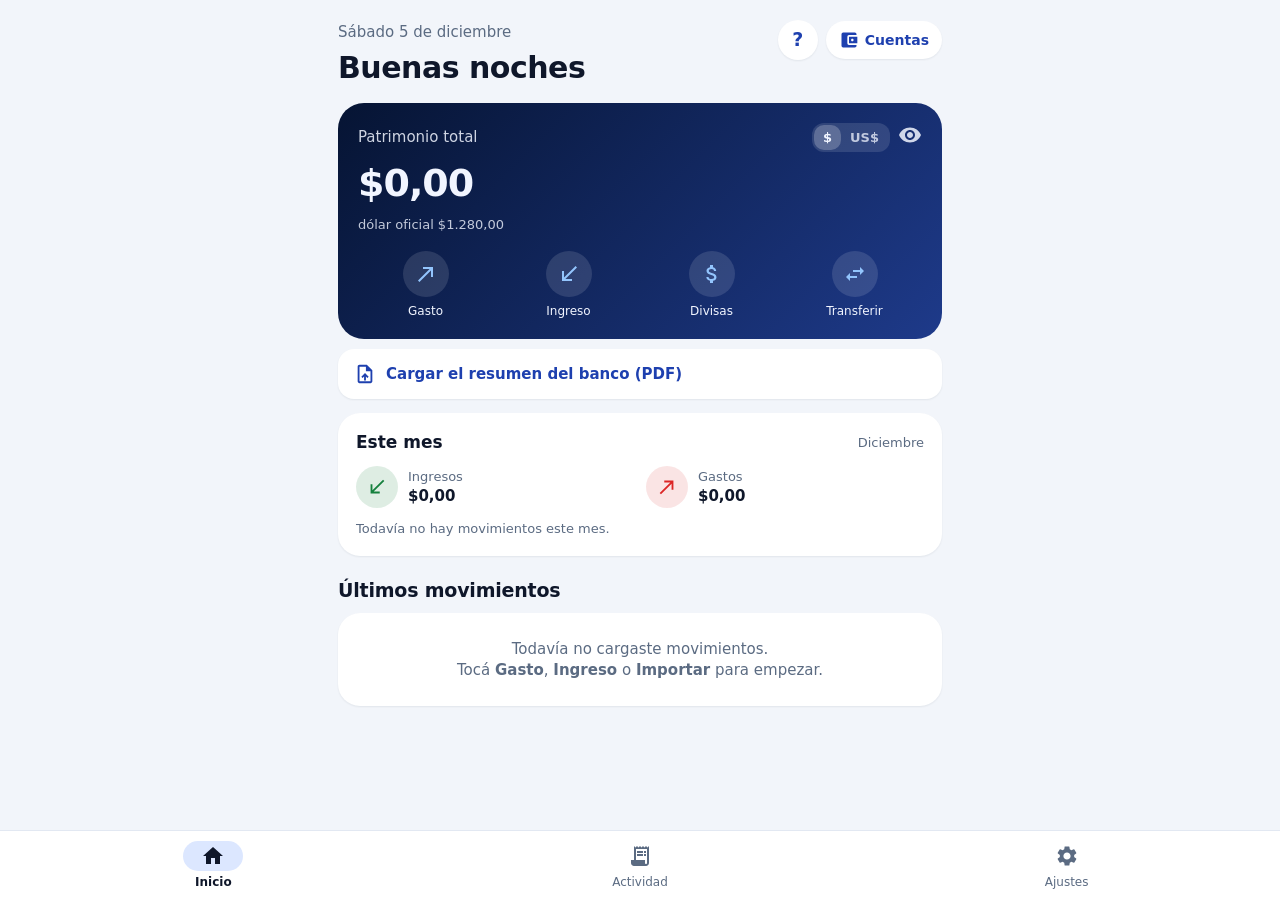
<file: index.html>
<!doctype html>
<html lang="es">
<head>
  <meta charset="utf-8">
  <meta name="viewport" content="width=device-width, initial-scale=1, viewport-fit=cover">
  <title>Nombre</title>
  <meta name="apple-mobile-web-app-capable" content="yes">
  <meta name="mobile-web-app-capable" content="yes">
  <meta name="apple-mobile-web-app-title" content="Nombre">
  <meta name="apple-mobile-web-app-status-bar-style" content="default">
  <meta name="theme-color" content="#F2F5FA">
  <link rel="apple-touch-icon" href="apple-touch-icon.png">
  <link rel="icon" href="favicon.png">
  <link rel="manifest" href="manifest.webmanifest">
  <!-- Versión web hecha con páginas comunes (HTML): anda en cualquier iPhone. Usa los mismos datos que la
       versión anterior (localStorage "finanzas_pro.data_v1"), así no se pierde nada. -->
  <link rel="stylesheet" href="app.css?v=202611262153">
</head>
<body>
  <main id="vista"></main>
  <nav id="nav">
    <button data-tab="inicio" class="sel"><svg viewBox="0 0 24 24"><path d="M10 20v-6h4v6h5v-8h3L12 3 2 12h3v8z"/></svg><span>Inicio</span></button>
    <button data-tab="actividad"><svg viewBox="0 0 24 24"><path d="M19.5 3.5 18 2l-1.5 1.5L15 2l-1.5 1.5L12 2l-1.5 1.5L9 2 7.5 3.5 6 2v14H3v3c0 1.66 1.34 3 3 3h12c1.66 0 3-1.34 3-3V2l-1.5 1.5zM19 19c0 .55-.45 1-1 1s-1-.45-1-1v-3H8V5h11v14z"/><path d="M9 7h6v2H9zm7 0h2v2h-2zm-7 3h6v2H9zm7 0h2v2h-2z"/></svg><span>Actividad</span></button>
    <button data-tab="ajustes"><svg viewBox="0 0 24 24"><path d="M19.14 12.94c.04-.3.06-.61.06-.94 0-.32-.02-.64-.07-.94l2.03-1.58a.49.49 0 0 0 .12-.61l-1.92-3.32a.49.49 0 0 0-.59-.22l-2.39.96c-.5-.38-1.03-.7-1.62-.94l-.36-2.54a.48.48 0 0 0-.48-.41h-3.84c-.24 0-.43.17-.47.41l-.36 2.54c-.59.24-1.13.57-1.62.94l-2.39-.96a.48.48 0 0 0-.59.22L2.74 8.87c-.12.21-.08.47.12.61l2.03 1.58c-.05.3-.09.63-.09.94s.02.64.07.94l-2.03 1.58a.49.49 0 0 0-.12.61l1.92 3.32c.12.22.37.29.59.22l2.39-.96c.5.38 1.03.7 1.62.94l.36 2.54c.05.24.24.41.48.41h3.84c.24 0 .44-.17.47-.41l.36-2.54c.59-.24 1.13-.56 1.62-.94l2.39.96c.22.08.47 0 .59-.22l1.92-3.32c.12-.22.07-.47-.12-.61l-2.01-1.58zM12 15.6c-1.98 0-3.6-1.62-3.6-3.6s1.62-3.6 3.6-3.6 3.6 1.62 3.6 3.6-1.62 3.6-3.6 3.6z"/></svg><span>Ajustes</span></button>
  </nav>
  <div id="capa"></div>
  <div id="aviso"></div>
  <script src="app.js?v=202611262153"></script>
</body>
</html>
</file>
<file: app.css>
/* Paleta azul (finanzas). Ingresos en verde y gastos en rojo, como en cualquier resumen bancario. */
:root {
  --bg: #F2F5FA; --fg: #0F172A; --surface: #FFFFFF; --variant: #E8EEF7; --muted: #5B6B82;
  --outline: #C5D0E0; --line: #E2E8F2; --primary: #1E40AF; --on-primary: #FFFFFF; --pcont: #DCE7FF;
  --income: #15803D; --expense: #DC2626; --warning: #D97706; --info: #0EA5E9;
  --hero1: #061433; --hero2: #1E3A8A; --on-hero: #F1F5FF; --accent: #93C5FD; --raised: #FFFFFF;
  --sombra: 0 1px 2px rgba(15, 23, 42, .07);
}
:root.oscuro {
  --bg: #0A0F1A; --fg: #E6ECF5; --surface: #111827; --variant: #1A2333; --muted: #94A3B8;
  --outline: #334155; --line: #1E293B; --primary: #60A5FA; --on-primary: #0B1A33; --pcont: #1E3A6B;
  --income: #4ADE80; --expense: #F87171; --warning: #FBBF24; --info: #38BDF8;
  --hero1: #15296B; --hero2: #070F24; --raised: #273449; --sombra: none;
}
* { box-sizing: border-box; -webkit-tap-highlight-color: transparent; }
html { background: var(--bg); }
body {
  margin: 0; background: var(--bg); color: var(--fg);
  font: 15px/1.35 -apple-system, BlinkMacSystemFont, "SF Pro Text", system-ui, sans-serif;
  font-variant-numeric: tabular-nums; -webkit-text-size-adjust: 100%;
  padding: env(safe-area-inset-top) env(safe-area-inset-right) 0 env(safe-area-inset-left);
}
button { font: inherit; color: inherit; background: none; border: 0; padding: 0; cursor: pointer; }
input, select, textarea { font: inherit; color: var(--fg); }
svg { fill: currentColor; }
main { padding: 12px 18px calc(96px + env(safe-area-inset-bottom)); max-width: 640px; margin: 0 auto; }
h1 { font-size: 30px; letter-spacing: -.5px; margin: 6px 0 14px; }
h2 { font-size: 19px; margin: 22px 0 10px; letter-spacing: -.2px; }
.fila { display: flex; align-items: center; gap: 10px; }
.entre { display: flex; align-items: center; justify-content: space-between; gap: 10px; }
.chico { font-size: 13px; color: var(--muted); }
.muy-chico { font-size: 12px; color: var(--muted); }
.negrita { font-weight: 700; }
.ingreso { color: var(--income); }
.gasto { color: var(--expense); }
.link { color: var(--primary); font-weight: 600; }
.tarjeta { background: var(--surface); border-radius: 22px; padding: 18px; box-shadow: var(--sombra); }

/* Barra de abajo */
#nav {
  position: fixed; left: 0; right: 0; bottom: 0; z-index: 5; display: flex; justify-content: space-around;
  background: var(--surface); border-top: 1px solid var(--line);
  padding: 6px env(safe-area-inset-right) calc(6px + env(safe-area-inset-bottom)) env(safe-area-inset-left);
}
#nav button { display: flex; flex-direction: column; align-items: center; gap: 3px; font-size: 12px; color: var(--muted); padding: 4px 10px; min-width: 70px; }
#nav svg { width: 24px; height: 24px; padding: 3px 18px; box-sizing: content-box; border-radius: 16px; }
#nav button.sel { color: var(--fg); font-weight: 700; }
#nav button.sel svg { background: var(--pcont); }

/* Inicio */
.fecha { font-size: 15px; color: var(--muted); margin-top: 10px; }
.hero { background: linear-gradient(135deg, var(--hero1), var(--hero2)); color: var(--on-hero); border-radius: 26px; padding: 20px; }
.hero .monto { font-size: 38px; font-weight: 800; letter-spacing: -1px; margin: 6px 0 2px; }
.hero .ojo { color: var(--on-hero); opacity: .85; }
.hero .ojo svg { width: 24px; height: 24px; }
.acciones { display: grid; grid-template-columns: repeat(4, 1fr); gap: 8px; margin-top: 18px; }
.acciones button { display: flex; flex-direction: column; align-items: center; gap: 6px; color: var(--on-hero); font-size: 12px; }
.acciones span.c { width: 46px; height: 46px; border-radius: 50%; background: rgba(255, 255, 255, .12); display: grid; place-items: center; color: var(--accent); }
.acciones svg { width: 24px; height: 24px; }
.barra { height: 8px; border-radius: 6px; background: var(--variant); overflow: hidden; margin: 14px 0 8px; }
.barra > div { height: 100%; background: var(--warning); border-radius: 6px; }
.dos { display: grid; grid-template-columns: 1fr 1fr; gap: 12px; }
.icono { width: 42px; height: 42px; border-radius: 50%; display: grid; place-items: center; flex: none; }
.icono svg { width: 22px; height: 22px; }
.cuentas { display: flex; gap: 12px; overflow-x: auto; padding: 2px 2px 6px; margin: 0 -18px; padding-left: 18px; padding-right: 18px; scrollbar-width: none; }
.cuentas::-webkit-scrollbar { display: none; }
.cuenta { flex: none; width: 168px; text-align: left; background: var(--surface); border-radius: 20px; padding: 14px; border: 1.5px solid transparent; box-shadow: var(--sombra); }
.cuenta.pred { border-color: var(--primary); }
.cuenta .saldo { font-size: 19px; font-weight: 700; margin: 4px 0 6px; }
.etiqueta { display: inline-block; font-size: 11px; font-weight: 700; padding: 3px 8px; border-radius: 10px; background: var(--pcont); color: var(--primary); }
.cuenta.nueva { display: flex; flex-direction: column; align-items: center; justify-content: center; gap: 8px; border: 1.5px dashed var(--outline); background: none; box-shadow: none; font-weight: 600; }

/* Listas de movimientos */
.lista { background: var(--surface); border-radius: 22px; overflow: hidden; box-shadow: var(--sombra); }
.mov { display: flex; align-items: center; gap: 12px; width: 100%; text-align: left; padding: 12px 16px; }
.mov + .mov { border-top: 1px solid var(--line); }
.mov .txt { flex: 1; min-width: 0; }
.mov .nom { font-weight: 600; white-space: nowrap; overflow: hidden; text-overflow: ellipsis; }
.mov .sub { font-size: 13px; color: var(--muted); white-space: nowrap; overflow: hidden; text-overflow: ellipsis; }
.mov .der { text-align: right; flex: none; }
.mov .der .m { font-weight: 700; }
.vacio { padding: 26px 16px; text-align: center; color: var(--muted); }
.dia { font-size: 13px; font-weight: 700; color: var(--muted); margin: 16px 4px 6px; }

/* Selectores */
.segmento { display: flex; background: var(--variant); border-radius: 16px; padding: 4px; }
.segmento button { flex: 1; padding: 9px 6px; border-radius: 12px; font-weight: 600; color: var(--muted); }
.segmento button.sel { background: var(--raised); color: var(--fg); box-shadow: var(--sombra); }
.mes { display: flex; align-items: center; justify-content: space-between; background: var(--surface); border-radius: 22px; padding: 8px; box-shadow: var(--sombra); font-weight: 700; font-size: 17px; }
.mes button { width: 40px; height: 40px; border-radius: 50%; display: grid; place-items: center; font-size: 22px; }
.mes button:disabled { opacity: .3; }
.chips { display: flex; flex-wrap: wrap; gap: 8px; }
.chip { padding: 7px 12px; border-radius: 18px; border: 1px solid var(--outline); font-size: 14px; display: inline-flex; align-items: center; gap: 6px; }
.chip.sel { background: var(--variant); border-color: var(--primary); color: var(--primary); font-weight: 600; }
@supports (background: color-mix(in srgb, red 10%, transparent)) { .chip.sel { background: color-mix(in srgb, var(--acento, var(--primary)) 14%, transparent); border-color: var(--acento, var(--primary)); color: var(--acento, var(--primary)); font-weight: 600; } }
.punto { width: 10px; height: 10px; border-radius: 50%; display: inline-block; flex: none; }
.buscar { width: 100%; border: 0; border-radius: 16px; padding: 13px 16px; font-size: 16px; background: var(--variant); outline: none; }
.mas { display: block; width: 100%; padding: 14px; text-align: center; color: var(--primary); font-weight: 600; }

/* Botón flotante */
.fab svg { width: 22px; height: 22px; }
.fab { position: fixed; right: 18px; bottom: calc(84px + env(safe-area-inset-bottom)); z-index: 4; background: var(--primary); color: var(--on-primary); border-radius: 18px; padding: 15px 20px; font-weight: 700; display: flex; align-items: center; gap: 8px; box-shadow: 0 6px 16px rgba(0, 0, 0, .18); }

/* Hojas (paneles que suben desde abajo) */
#capa { position: fixed; inset: 0; z-index: 10; pointer-events: none; }
.fondo { position: absolute; inset: 0; background: rgba(0, 0, 0, .35); opacity: 0; transition: opacity .2s; pointer-events: auto; }
.hoja {
  position: absolute; left: 0; right: 0; bottom: 0; max-height: 92vh; max-height: 92dvh; overflow-y: auto; -webkit-overflow-scrolling: touch;
  background: var(--surface); border-radius: 26px 26px 0 0; padding: 10px 20px calc(24px + env(safe-area-inset-bottom));
  transform: translateY(100%); transition: transform .22s ease-out; pointer-events: auto; max-width: 640px; margin: 0 auto;
}
.abierta .fondo { opacity: 1; }
.abierta .hoja { transform: none; }
.asa { width: 40px; height: 5px; border-radius: 3px; background: var(--outline); margin: 0 auto 14px; }
.hoja h3 { margin: 4px 0 14px; font-size: 20px; }
.campo { display: block; background: var(--variant); border-radius: 16px; padding: 8px 14px; margin: 10px 0; }
.campo span { display: block; font-size: 12px; color: var(--muted); }
.campo input, .campo select, .campo textarea { width: 100%; border: 0; background: none; outline: none; padding: 4px 0; font-size: 17px; -webkit-appearance: none; appearance: none; }
.campo textarea { resize: none; min-height: 44px; }
.montoGrande { text-align: center; margin: 8px 0 4px; }
.montoGrande input { width: 100%; text-align: center; border: 0; background: none; outline: none; font-size: 42px; font-weight: 800; letter-spacing: -1px; }
.montoGrande .chico { min-height: 18px; }
.btn { display: block; width: 100%; padding: 15px; border-radius: 16px; background: var(--primary); color: var(--on-primary); font-weight: 700; font-size: 16px; margin-top: 16px; }
.btn:disabled { opacity: .45; }
.btn.suave { background: var(--variant); color: var(--fg); }
.btn.peligro { background: rgba(217, 63, 69, .12); color: var(--expense); }
.fondo-ingreso { background: rgba(21, 128, 61, .14); color: var(--income); }
.fondo-gasto { background: rgba(217, 63, 69, .14); color: var(--expense); }
.botones { display: grid; grid-template-columns: repeat(3, 1fr); gap: 8px; }
.botones .btn { margin-top: 18px; padding: 13px 6px; font-size: 15px; }
.clave { display: flex; justify-content: space-between; gap: 12px; padding: 6px 0; }
.clave span:first-child { color: var(--muted); }
.clave span:last-child { font-weight: 600; text-align: right; }
.detalle { background: var(--variant); border-radius: 18px; padding: 10px 14px; margin-top: 14px; }
.detalle .fila-p { display: flex; justify-content: space-between; gap: 10px; padding: 5px 0; font-size: 14px; }
.error { color: var(--expense); font-size: 13px; margin-top: 6px; min-height: 18px; }
.interruptor { display: flex; align-items: center; justify-content: space-between; padding: 12px 0; gap: 12px; }
.interruptor input { width: 22px; height: 22px; accent-color: var(--primary); }

/* Informes */
.kpi .valor { font-size: 21px; font-weight: 800; margin-top: 4px; letter-spacing: -.3px; }
.cat { padding: 8px 0; }
.cat .b { height: 8px; border-radius: 6px; background: var(--variant); margin-top: 6px; overflow: hidden; }
.cat .b div { height: 100%; border-radius: 6px; }
.meses { display: flex; align-items: flex-end; gap: 8px; height: 150px; margin-top: 10px; }
.meses .col { flex: 1; display: flex; flex-direction: column; align-items: center; gap: 4px; height: 100%; justify-content: flex-end; }
.meses .barras { display: flex; gap: 3px; align-items: flex-end; height: 120px; }
.meses .barras div { width: 10px; border-radius: 4px 4px 0 0; min-height: 2px; }
.dona { display: flex; align-items: center; gap: 16px; margin-top: 14px; }
.dona svg { width: 130px; height: 130px; flex: none; }

/* Aviso flotante */
#aviso { position: fixed; left: 18px; right: 18px; bottom: calc(86px + env(safe-area-inset-bottom)); z-index: 20; display: flex; justify-content: center; pointer-events: none; }
#aviso div { background: #0F172A; color: #F1F5FF; padding: 12px 16px; border-radius: 14px; font-size: 14px; box-shadow: 0 6px 18px rgba(0, 0, 0, .25); opacity: 0; transform: translateY(8px); transition: all .2s; max-width: 520px; }
#aviso div.ver { opacity: 1; transform: none; }

/* Botón de cuentas / importar arriba a la derecha */
.btnCuentas { display: flex; align-items: center; gap: 6px; background: var(--surface); color: var(--primary); border-radius: 20px; padding: 9px 13px; font-weight: 700; font-size: 14px; box-shadow: var(--sombra); margin-top: 8px; }
.btnCuentas svg { width: 20px; height: 20px; }
/* Selector $ / US$ del patrimonio */
.moneda { display: inline-flex; background: rgba(255, 255, 255, .12); border-radius: 12px; padding: 2px; }
.moneda button { color: var(--on-hero); opacity: .75; font-size: 13px; font-weight: 700; padding: 4px 9px; border-radius: 10px; }
.moneda button.sel { background: rgba(255, 255, 255, .22); opacity: 1; }
/* Paletas de color */
.paletas { display: grid; grid-template-columns: repeat(4, 1fr); gap: 12px 8px; }
.paletas button { display: flex; flex-direction: column; align-items: center; gap: 6px; font-size: 12px; color: var(--muted); }
.paletas span { width: 44px; height: 44px; border-radius: 50%; border: 3px solid transparent; box-shadow: 0 0 0 1px var(--line); }
.paletas button.sel { color: var(--fg); font-weight: 700; }
.paletas button.sel span { border-color: var(--surface); box-shadow: 0 0 0 2.5px var(--primary); }
.chicoSeg button { padding: 7px 6px; font-size: 14px; }
.selCat { margin-top: 6px; border: 1px solid var(--outline); background: var(--surface); border-radius: 10px; padding: 4px 8px; font-size: 16px; max-width: 100%; }

/* Ahorro de cada mes: barras hacia arriba (ahorro) o hacia abajo (gastaste más de lo que ganaste) */
.ahorroMeses { display: flex; gap: 8px; margin-top: 8px; }
.ahorroMeses .col { flex: 1; display: flex; flex-direction: column; align-items: center; }
.ahorroMeses .mitad { height: 56px; width: 100%; display: flex; align-items: flex-end; justify-content: center; }
.ahorroMeses .mitad.abajo { align-items: flex-start; border-top: 1px solid var(--line); }
.ahorroMeses .mitad div { width: 60%; max-width: 26px; border-radius: 4px; min-height: 2px; }
.hero .monto2 { font-size: 24px; font-weight: 700; letter-spacing: -.5px; opacity: .92; }
.hero .tenes { display: flex; gap: 8px; margin-top: 6px; flex-wrap: wrap; }
.hero .tenes span { background: rgba(255, 255, 255, .13); border-radius: 10px; padding: 4px 10px; font-size: 14px; font-weight: 700; }

/* Botón de ayuda «?», «Cargar el resumen del banco» y la hoja de ayuda */
.masAcciones { display: flex; align-items: center; gap: 10px; width: 100%; margin-top: 10px; padding: 14px 16px; border-radius: 16px; background: var(--surface); box-shadow: var(--sombra); color: var(--primary); font-weight: 600; text-align: left; }
.masAcciones svg { width: 22px; height: 22px; flex: none; }
.btnAyuda { width: 40px; height: 40px; border-radius: 50%; background: var(--surface); color: var(--primary); font-weight: 800; font-size: 19px; box-shadow: var(--sombra); }
details.ayuda { background: var(--variant); border-radius: 14px; padding: 12px 14px; margin: 8px 0; }
details.ayuda summary { font-weight: 700; font-size: 16px; cursor: pointer; }
details.ayuda p { margin: 8px 0 2px; color: var(--fg); line-height: 1.45; }
.filtroCuentas { display: flex; gap: 8px; overflow-x: auto; margin: 12px -18px 0; padding: 2px 18px 4px; scrollbar-width: none; }
.filtroCuentas::-webkit-scrollbar { display: none; }
.filtroCuentas .chip { flex: none; white-space: nowrap; background: var(--surface); }
.filtroCuentas .chip.sel { background: var(--pcont); border-color: var(--primary); color: var(--primary); font-weight: 600; }
</file>
